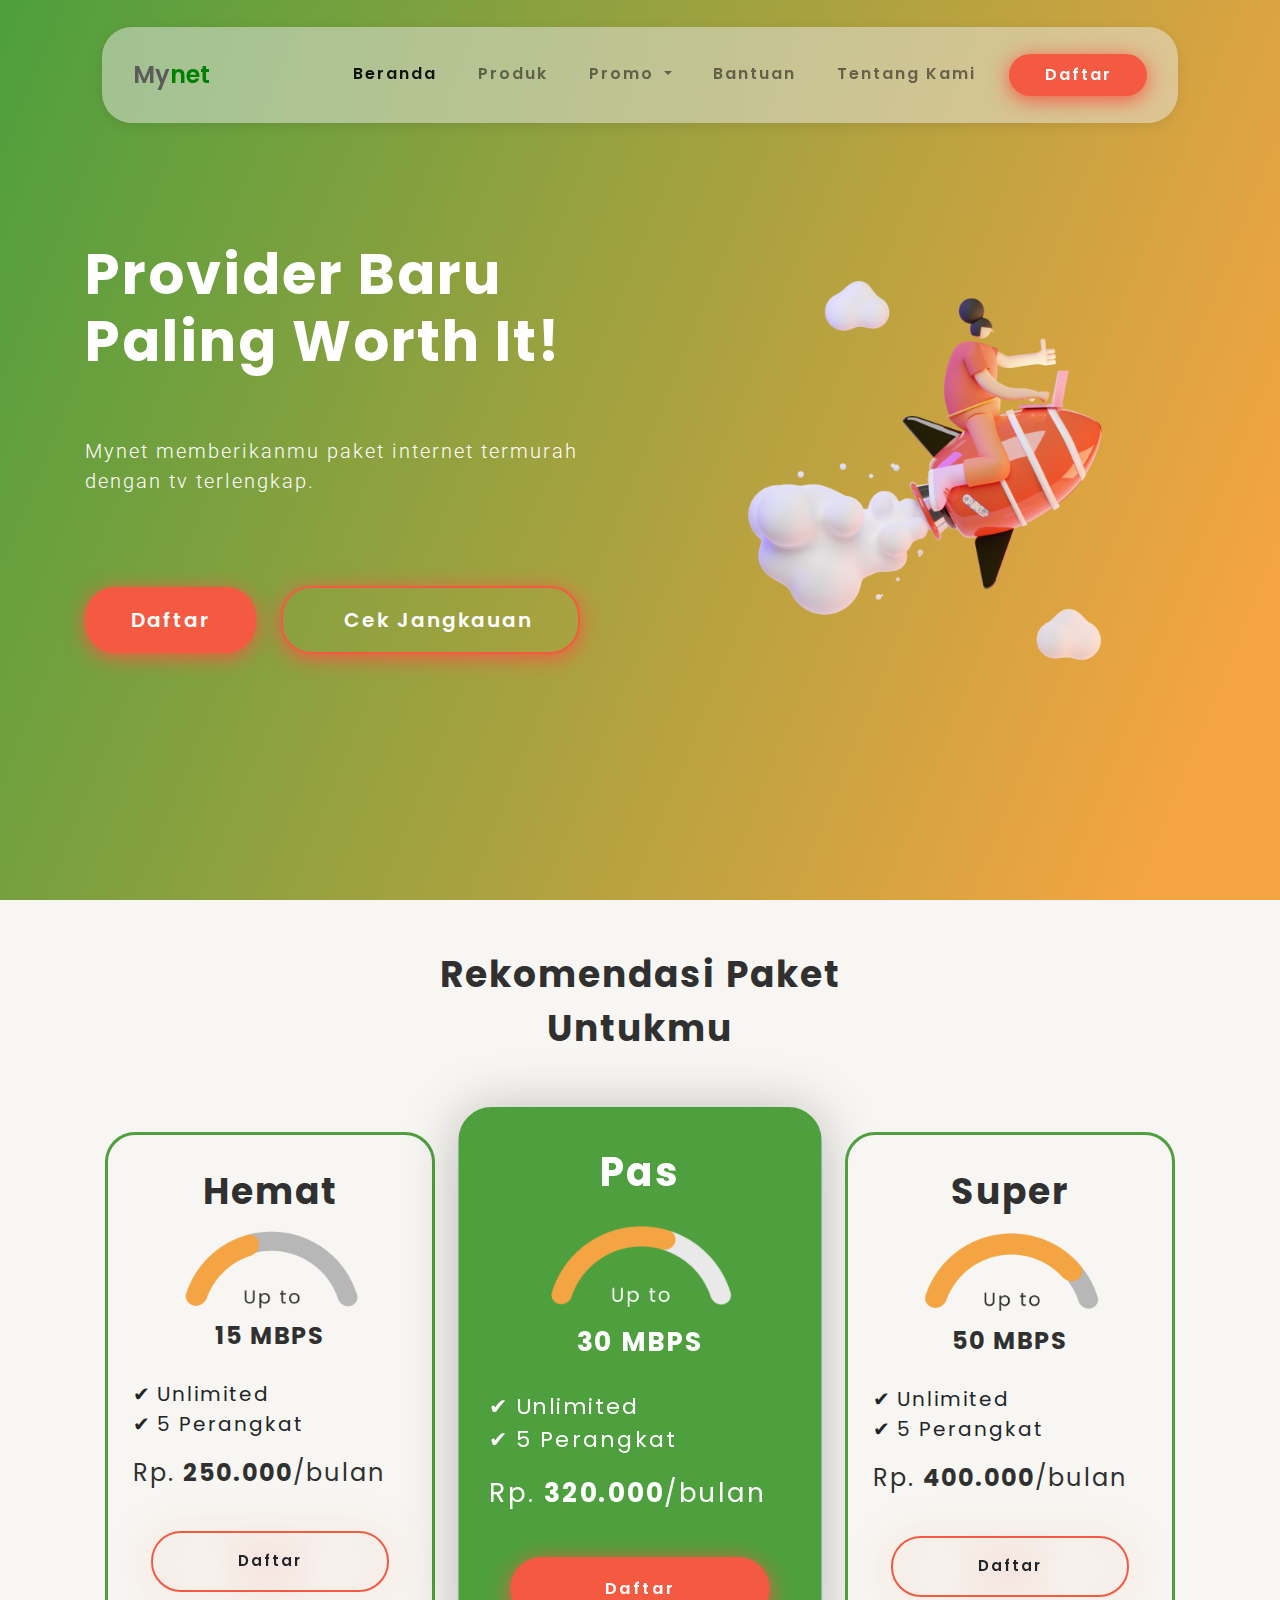
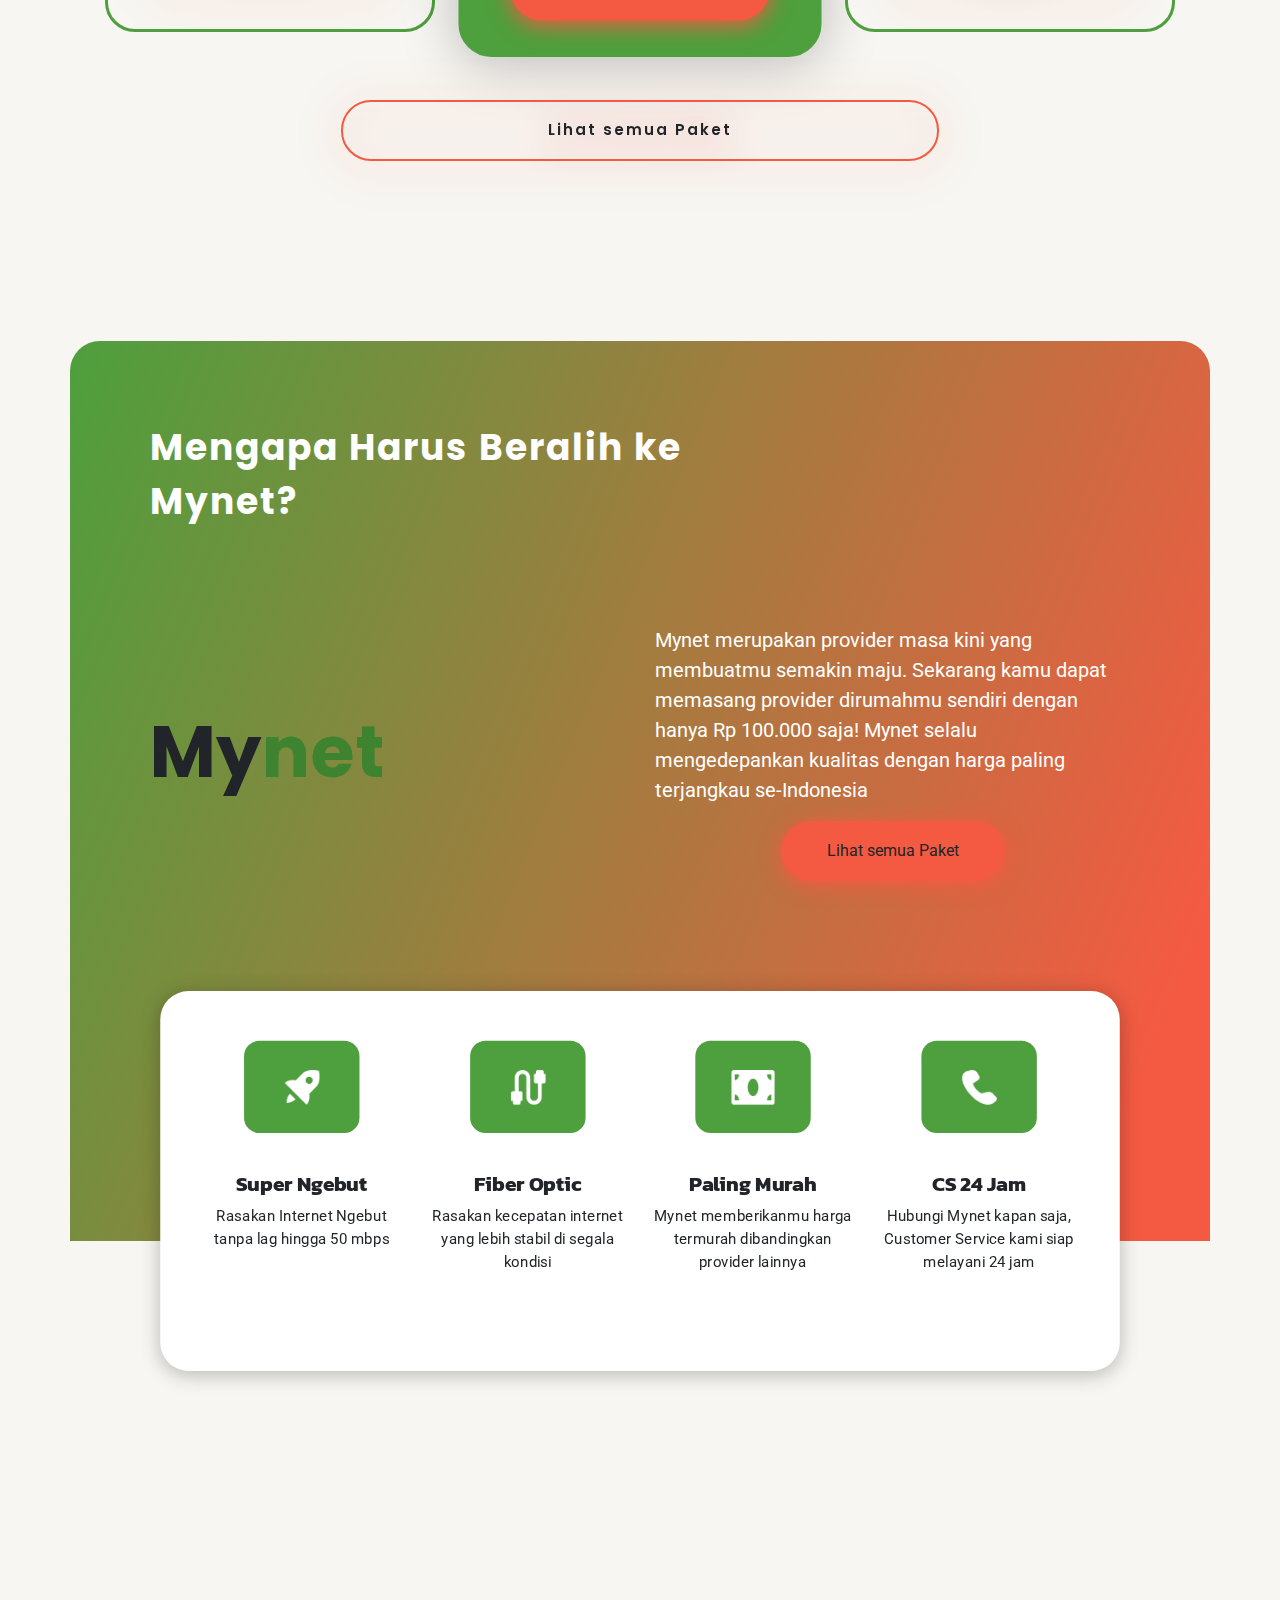
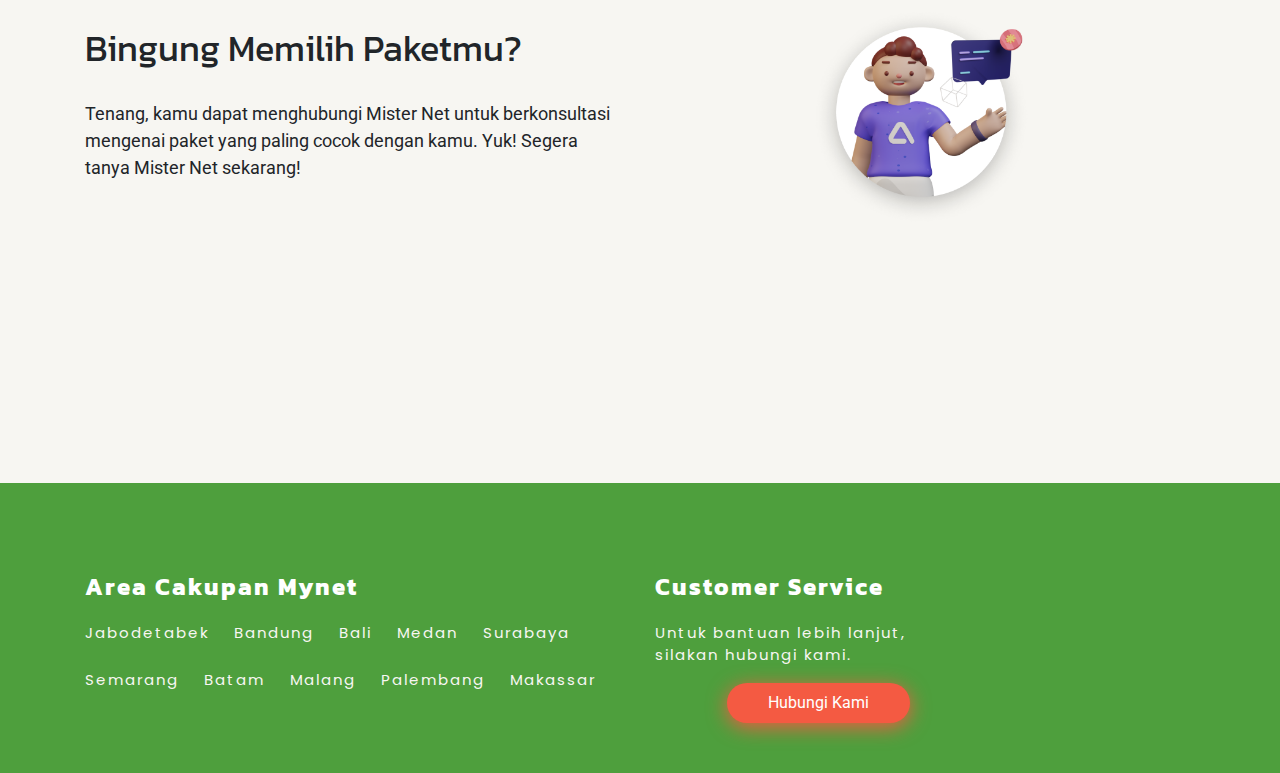
<file: index.html>
<!DOCTYPE html>
<html lang="en">

<head>
  <!-- Required meta tags -->
  <meta charset="utf-8" />
  <meta name="viewport" content="width=device-width, initial-scale=1, shrink-to-fit=no" />

  <!-- Bootstrap CSS -->
  <link rel="stylesheet" href="css/bootstrap.min.css" />

  <!-- My CSS -->
  <link rel="stylesheet" href="css/style.css" class="rel" />
  <link rel="stylesheet" href="css/navbar_animation.css" class="rel" />

  <!-- My fonts -->
  <link href="https://fonts.googleapis.com/css2?family=Poppins:wght@700&display=swap" rel="stylesheet" />
  <link href="https://fonts.googleapis.com/css2?family=Poppins:wght@600&display=swap" rel="stylesheet" />
  <link href="https://fonts.googleapis.com/css2?family=Poppins:wght@400&display=swap" rel="stylesheet" />
  <link href="https://fonts.googleapis.com/css2?family=Roboto&display=swap" rel="stylesheet" />
  <link href="https://fonts.googleapis.com/css2?family=Kanit&family=Poppins:wght@600&display=swap" rel="stylesheet">

  <!-- Font Awesome -->
  <link rel="stylesheet" href="https://pro.fontawesome.com/releases/v5.10.0/css/all.css"
    integrity="sha384-AYmEC3Yw5cVb3ZcuHtOA93w35dYTsvhLPVnYs9eStHfGJvOvKxVfELGroGkvsg+p" crossorigin="anonymous" />

  <title>Mynet</title>
</head>

<body>
  <!-- NAVBAR -->
  <section class="navbar-sec">
    <nav class="navbar navbar-expand-lg fixed-top navbar-light ">
      <div class="container">
        <button class="navbar-toggler text-danger third-button" type="button" data-toggle="collapse"
          data-target="#navbarSupportedContent22" aria-controls="navbarSupportedContent22" aria-expanded="false"
          aria-label="Toggle navigation">
          <div class="animated-icon3"><span></span><span></span><span></span></div>
        </button>
        <a class="navbar-brand" href="#">My</a>
        <div class="collapse navbar-collapse" id="navbarSupportedContent22">
          <ul class="navbar-nav ml-auto">
            <li class="nav-item active">
              <a class="nav-link" href="#">Beranda<span class="sr-only">(current)</span></a>
            </li>
            <li class="nav-item">
              <a class="nav-link" href="#">Produk</a>
            </li>
            <li class="nav-item dropdown">
              <a class="nav-link dropdown-toggle" href="#" id="navbarDropdown" role="button" data-toggle="dropdown"
                aria-expanded="false">Promo </a>
              <div class="dropdown-menu" aria-labelledby="navbarDropdown">
                <a class="dropdown-item" href="#">Bantuan</a>
                <a class="dropdown-item" href="#">Tentang Kami</a>
                <div class="dropdown-divider"></div>
                <a class="dropdown-item" href="#">Something else here</a>
              </div>
            <li class="nav-item">
              <a class="nav-link" href="#">Bantuan</a>
            </li>
            <li class="nav-item">
              <a class="nav-link" href="#">Tentang Kami</a>
            </li>
            </li>
            <li class="nav-item">
              <a href="form.html" type="button" class="btn tombol">Daftar</a>
            </li>
          </ul>
        </div>
      </div>
    </nav>
  </section>

  <!-- Jumbotron -->
  <section id="jumbotron-sec">
    <div class="jumbotron jumbotron-fluid">
      <div class="container">
        <div class="padding-jumbo">
          <div class="row">
            <div class="col-lg-6 align-self-center">
              <h1 class="display-4">Provider Baru Paling Worth It!</h1>
              <p class="lead">Mynet memberikanmu paket internet termurah dengan tv terlengkap.</p>
              <div class="btn-jumbo">
                <a href="form.html" type="button" class=" btn tombol ">Daftar</a>
                <a href="#" type="button" class="btn tombol-transparan"><i class="fas fa-map-marker-alt pr-3"></i>Cek
                  Jangkauan</a>
              </div>
            </div>
            <div class="col-lg-6 ">
              <img src="img/sally1.jpg" alt="gambar-jumbotron" class="img" />
            </div>
          </div>
        </div>
      </div>
    </div>
  </section>

  <!-- home -->
  <div class="container">
    <div class="row text-center justify-content-center mt-5 mb-5">
      <div class="col-lg-5">
        <h1 class="title">Rekomendasi Paket Untukmu</h1>
      </div>
    </div>
  </div>
  <div class="container flex-container" id="Promo">
    <div class="card">
      <div class="header text-center">
        <h1 class="title">Hemat</h1>
        <img src="img/eclipse_speed.png" alt="kecepatan-bar" class="img" />
        <p class="title">15 MBPS</p>
      </div>
      <div class="content">
        <ul class="">
          <li>Unlimited</li>
          <li>5 Perangkat</li>
        </ul>
        <p>250.000</p>
      </div>
      <div class="text-center mt-4 content">
        <a href="form.html?paket=hemat&speed=15&price=250000" type="button" class="btn tombol-transparan">Daftar</a>
      </div>
    </div>
    <div class="card besar">
      <div class="header text-center">
        <h1 class="title">Pas</h1>
        <img src="img/pas.png" alt="kecepatan-bar" class="img" />
        <p class="title">30 MBPS</p>
      </div>
      <div class="content">
        <ul class="">
          <li>Unlimited</li>
          <li>5 Perangkat</li>
        </ul>
        <p>320.000</p>
      </div>
      <div class="text-center content mt-4">
        <a href="form.html?paket=pas&speed=30&price=320000" type="button" class="btn tombol">Daftar</a>
      </div>
    </div>
    <div class="card">
      <div class="header text-center">
        <h1 class="title">Super</h1>
        <img src="img/super.png" alt="kecepatan-bar" class="img" />
        <p class="title">50 MBPS</p>
      </div>
      <div class="content">
        <ul class="">
          <li>Unlimited</li>
          <li>5 Perangkat</li>
        </ul>
        <p>400.000</p>
      </div>
      <div class="text-center content mt-4">
        <a href="form.html?paket=super&speed=50&price=400000" type="button" class="btn tombol-transparan">Daftar</a>
      </div>
    </div>
  </div>
  <div class="container">
    <div class="row mt-5">
      <div class="col-lg">
        <div class="text-center content out">
          <a href="#" type="button" class=" btn tombol-transparan">Lihat semua Paket</a>
        </div>
      </div>
    </div>
  </div>

  <!-- About -->
  <div class="about-bg"></div>
  <div class="about">
    <div class="container flex-container mt-5">
      <div class="row">
        <div class="col-lg-7 pb-5">
          <h1 class="title">Mengapa Harus Beralih ke Mynet?</h1>
        </div>
      </div>
      <div class="row">
        <div class="col-lg-6 align-self-center">
          <h1 class="title-brand ">My</h1>
        </div>
        <div class="col-lg-6">
          <p class="info">Mynet merupakan provider masa kini yang membuatmu semakin maju. Sekarang kamu dapat memasang
            provider
            dirumahmu sendiri dengan hanya Rp 100.000 saja! Mynet selalu mengedepankan kualitas dengan harga paling
            terjangkau se-Indonesia</p>
          <div class="text-center">
            <a href="index.html#Promo" type="button" class=" btn tombol">Lihat semua Paket</a>
          </div>
        </div>
      </div>
      <div class="row">
        <div class="card-about">
          <div class="card-featured text-lg-center">
            <div class="rectangle text-center  ">
              <img src="img/rocket.png" alt="super-ngebut" class="img" />
            </div>
            <h1>Super Ngebut</h1>
            <p>Rasakan Internet Ngebut tanpa lag hingga 50 mbps</p>
          </div>
          <div class="card-featured text-lg-center ">
            <div class="rectangle text-center ">
              <img src="img/fiber.png" alt="super-ngebut" class="img" />
            </div>
            <h1>Fiber Optic</h1>
            <p>Rasakan kecepatan internet yang lebih stabil di segala kondisi </p>
          </div>
          <div class="card-featured text-lg-center">
            <div class="rectangle text-center ">
              <img src="img/money.png" alt="super-ngebut" class="img" />
            </div>
            <h1>Paling Murah</h1>
            <p>Mynet memberikanmu harga termurah dibandingkan provider lainnya</p>
          </div>
          <div class="card-featured text-lg-center">
            <div class="rectangle text-center">
              <img src="img/call.png" alt="super-ngebut" class="img" />
            </div>
            <h1>CS 24 Jam</h1>
            <p>Hubungi Mynet kapan saja, Customer Service kami siap melayani 24 jam</p>
          </div>
        </div>
      </div>
    </div>
  </div>
  <!-- Konsultasi -->
  <div class="konsul">
    <div class="container flex-container">
      <div class="row">
        <div class="col-lg-6 align-self-center ">
          <h1>Bingung Memilih Paketmu?</h1>
          <p>Tenang, kamu dapat menghubungi Mister Net untuk berkonsultasi mengenai paket yang paling cocok dengan
            kamu.
            Yuk! Segera tanya Mister Net sekarang!</p>
        </div>
        <div class="col-lg-6">
          <img src="img/people.png" alt="konsultasi" class="img">
        </div>
      </div>
    </div>
  </div>
  </div>



  <!-- Footer -->
  <footer>
    <div class="container flex-container">
      <div class="row">
        <div class="col-lg-6">
          <h1>Area Cakupan Mynet</h1>
          <div class="card-footers">
            <a href="#">Jabodetabek</a>
            <a href="#">Bandung</a>
            <a href="#">Bali</a>
            <a href="#">Medan</a>
            <a href="#">Surabaya</a>
            <a href="#">Semarang</a>
            <a href="#">Batam</a>
            <a href="#">Malang</a>
            <a href="#">Palembang</a>
            <a href="#">Makassar</a>
          </div>
        </div>
        <div class="col-lg-3">
          <h1>Customer Service</h1>
          <p>Untuk bantuan lebih lanjut, silakan hubungi kami.</p>
          <button class="btn tombol" id="customer-service" >Hubungi Kami</button>
        </div>
      </div>
      <!-- <div class="row title-brand-footer justify-content-center">
        <h1 class="title-brand">My</h1>
      </div> -->
      <!-- <div class="row icon-awesome justify-content-center">
        <a href="https://www.facebook.com/sandro.manullang.90" class=""><i class="fab fa-facebook fa-3x mr-3"></i></a>
        <a href="https://www.linkedin.com/in/sandro-hamonangan-25b0231b3/" class=""><i class="fab fa-linkedin fa-3x mr-3"></i></a>
        <a href="https://www.instagram.com/sandroomanulang/" class=""><i class="fab fa-instagram fa-3x mr-3"></i></a>
        <a href="https://www.facebook.com" class=""><i class="fab fa-whatsapp fa-3x mr-3"></i></a>
        <a href="https://www.facebook.com" class=""><i class="fas fa-envelope fa-3x mr-3"></i></a>
      </div> -->
    </div>
  </footer>

  <script src="js/jquery.slim.min.js"></script>
  <script src="js/bootstrap.bundle.min.js"></script>
  <script src="js/script.js"></script>

</body>

</html>
</file>
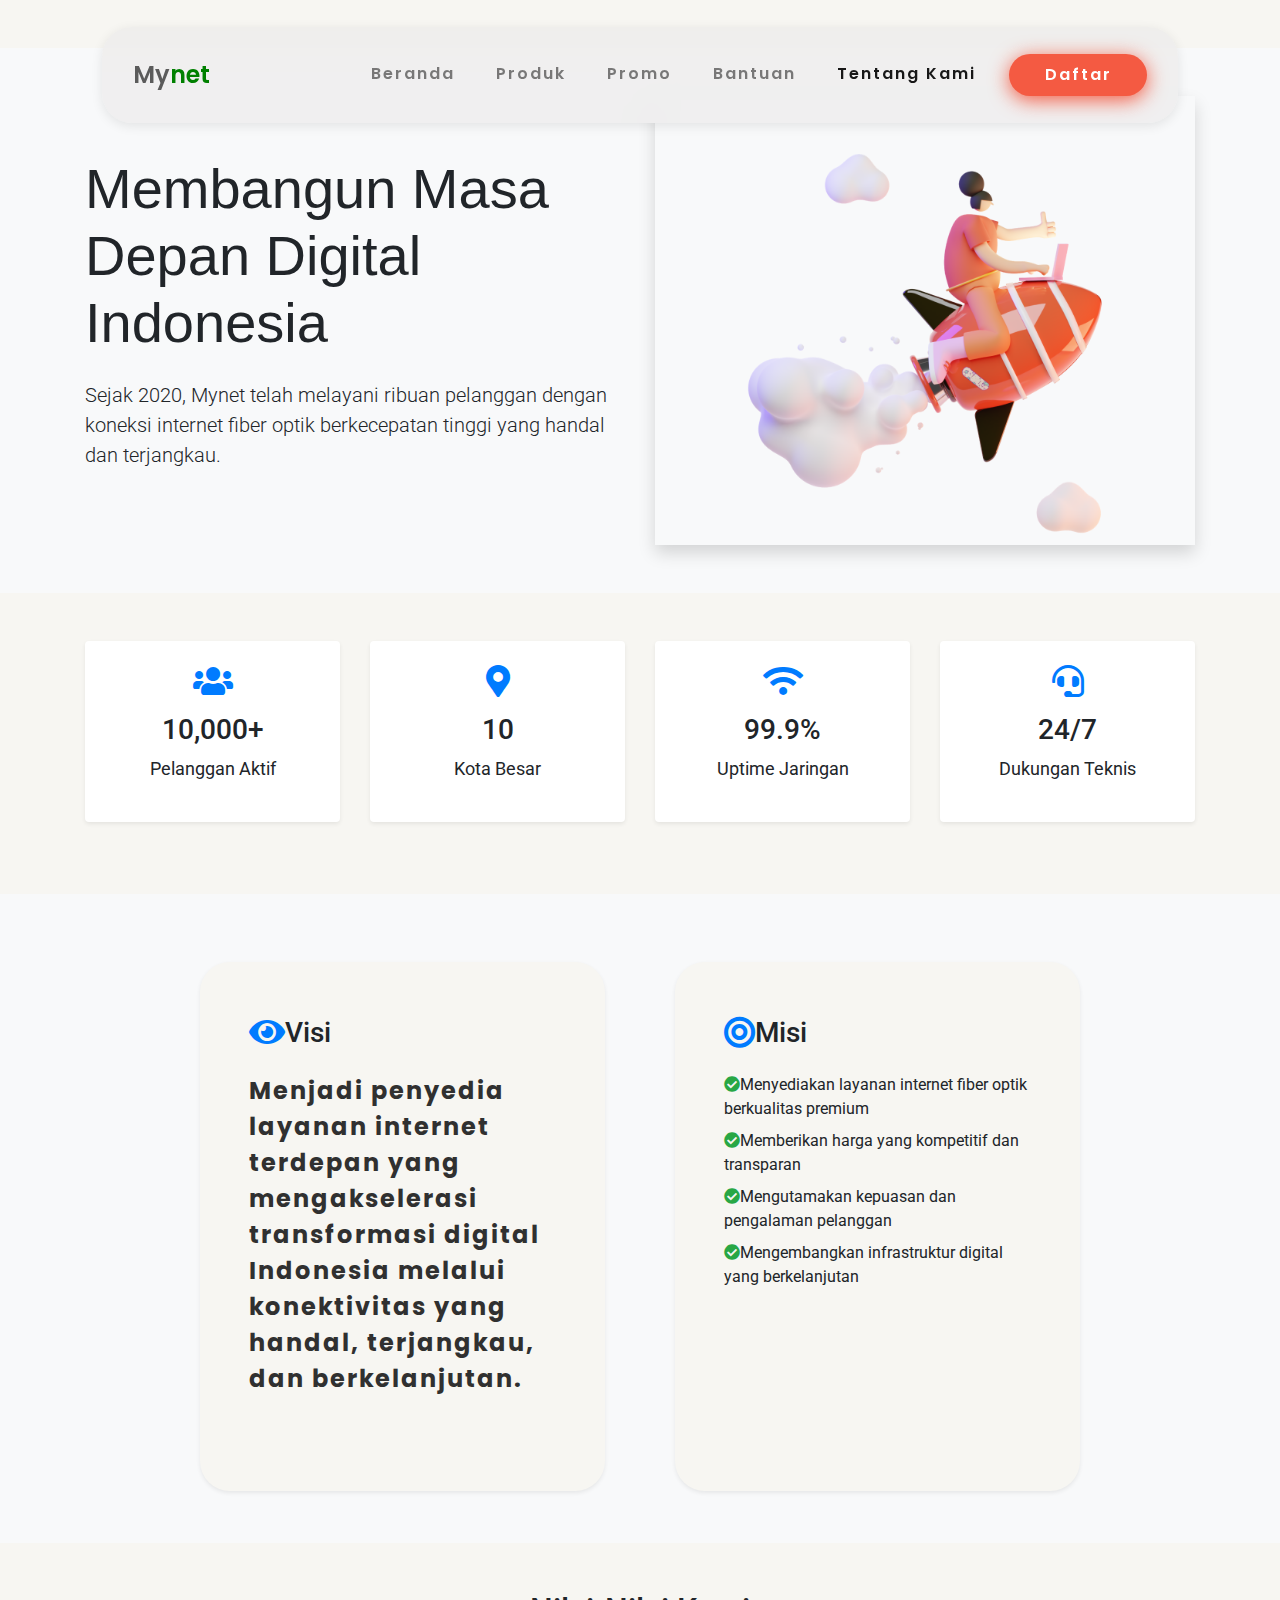
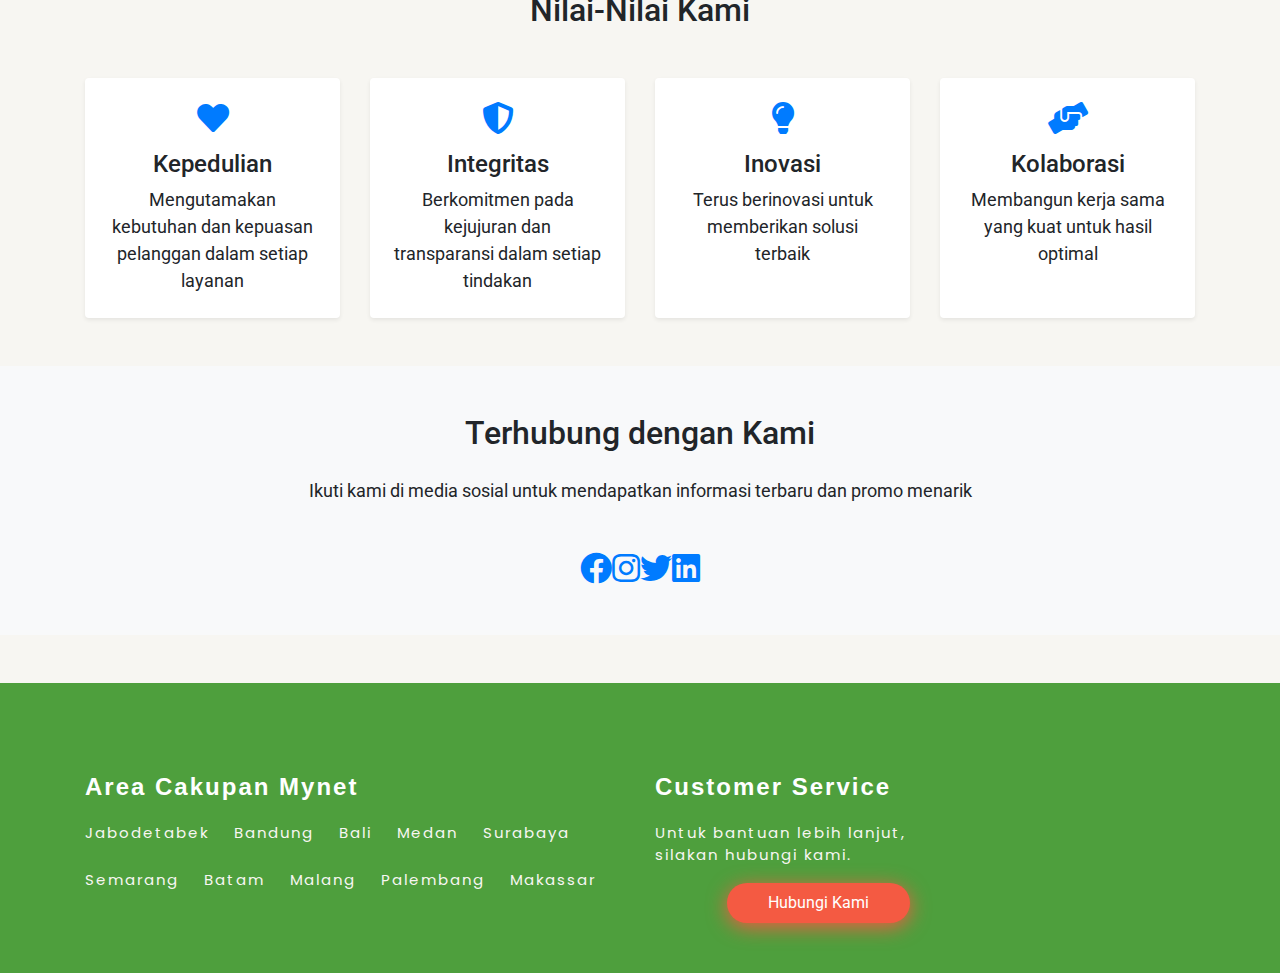
<file: about.html>
<!DOCTYPE html>
<html lang="en">
<head>
  <meta charset="utf-8" />
  <meta name="viewport" content="width=device-width, initial-scale=1, shrink-to-fit=no" />
  <link rel="stylesheet" href="css/bootstrap.min.css" />
  <link rel="stylesheet" href="css/style.css" />
  <link rel="stylesheet" href="css/navbar_animation.css" />
  <link href="https://fonts.googleapis.com/css2?family=Poppins:wght@400;600;700&display=swap" rel="stylesheet" />
  <link href="https://fonts.googleapis.com/css2?family=Roboto&display=swap" rel="stylesheet" />
  <link rel="stylesheet" href="https://pro.fontawesome.com/releases/v5.10.0/css/all.css" />
  <title>Tentang Kami - Mynet</title>
</head>

<body>
  <!-- NAVBAR -->
  <section class="navbar-sec">
    <nav class="navbar navbar-expand-lg fixed-top navbar-light">
      <div class="container">
        <button class="navbar-toggler text-danger third-button" type="button" data-toggle="collapse"
          data-target="#navbarSupportedContent22">
          <div class="animated-icon3"><span></span><span></span><span></span></div>
        </button>
        <a class="navbar-brand" href="index.html">My</a>
        <div class="collapse navbar-collapse" id="navbarSupportedContent22">
          <ul class="navbar-nav ml-auto">
            <li class="nav-item">
              <a class="nav-link" href="index.html">Beranda</a>
            </li>
            <li class="nav-item">
              <a class="nav-link" href="form.html">Produk</a>
            </li>
            <li class="nav-item">
              <a class="nav-link" href="promo.html">Promo</a>
            </li>
            <li class="nav-item">
              <a class="nav-link" href="bantuan.html">Bantuan</a>
            </li>
            <li class="nav-item active">
              <a class="nav-link" href="about.html">Tentang Kami<span class="sr-only">(current)</span></a>
            </li>
            <li class="nav-item">
              <a href="form.html" type="button" class="btn tombol">Daftar</a>
            </li>
          </ul>
        </div>
      </div>
    </nav>
  </section>

  <!-- Hero Section -->
  <section class="hero-about bg-light py-5 mt-5">
    <div class="container">
      <div class="row align-items-center">
        <div class="col-lg-6">
          <h1 class="display-4 fw-bold mb-4">Membangun Masa Depan Digital Indonesia</h1>
          <p class="lead">Sejak 2020, Mynet telah melayani ribuan pelanggan dengan koneksi internet fiber optik berkecepatan tinggi yang handal dan terjangkau.</p>
        </div>
        <div class="col-lg-6">
          <img src="img/sally1.jpg" alt="Mynet Overview" class="img-fluid rounded-3 shadow">
        </div>
      </div>
    </div>
  </section>

  <!-- Stats Section -->
  <section class="stats py-5">
    <div class="container">
      <div class="row text-center">
        <div class="col-md-3 mb-4">
          <div class="stat-card p-4 bg-white rounded shadow-sm">
            <i class="fas fa-users fa-2x text-primary mb-3"></i>
            <h3 class="counter">10,000+</h3>
            <p>Pelanggan Aktif</p>
          </div>
        </div>
        <div class="col-md-3 mb-4">
          <div class="stat-card p-4 bg-white rounded shadow-sm">
            <i class="fas fa-map-marker-alt fa-2x text-primary mb-3"></i>
            <h3 class="counter">10</h3>
            <p>Kota Besar</p>
          </div>
        </div>
        <div class="col-md-3 mb-4">
          <div class="stat-card p-4 bg-white rounded shadow-sm">
            <i class="fas fa-wifi fa-2x text-primary mb-3"></i>
            <h3 class="counter">99.9%</h3>
            <p>Uptime Jaringan</p>
          </div>
        </div>
        <div class="col-md-3 mb-4">
          <div class="stat-card p-4 bg-white rounded shadow-sm">
            <i class="fas fa-headset fa-2x text-primary mb-3"></i>
            <h3>24/7</h3>
            <p>Dukungan Teknis</p>
          </div>
        </div>
      </div>
    </div>
  </section>

  <!-- Vision Mission Section with New Design -->
  <section class="vision-mission py-5 bg-light">
    <div class="container">
      <div class="row justify-content-center">
        <div class="col-lg-10">
          <div class="row">
            <div class="col-md-6 mb-4">
              <div class="card h-100 border-0 shadow-sm">
                <div class="card-body p-4">
                  <div class="d-flex align-items-center mb-4">
                    <i class="fas fa-eye fa-2x text-primary"></i>
                    <h3 class="ms-3 mb-0">Visi</h3>
                  </div>
                  <p class="card-text">Menjadi penyedia layanan internet terdepan yang mengakselerasi transformasi digital Indonesia melalui konektivitas yang handal, terjangkau, dan berkelanjutan.</p>
                </div>
              </div>
            </div>
            <div class="col-md-6 mb-4">
              <div class="card h-100 border-0 shadow-sm">
                <div class="card-body p-4">
                  <div class="d-flex align-items-center mb-4">
                    <i class="fas fa-bullseye fa-2x text-primary"></i>
                    <h3 class="ms-3 mb-0">Misi</h3>
                  </div>
                  <ul class="list-unstyled">
                    <li class="mb-2"><i class="fas fa-check-circle text-success me-2"></i>Menyediakan layanan internet fiber optik berkualitas premium</li>
                    <li class="mb-2"><i class="fas fa-check-circle text-success me-2"></i>Memberikan harga yang kompetitif dan transparan</li>
                    <li class="mb-2"><i class="fas fa-check-circle text-success me-2"></i>Mengutamakan kepuasan dan pengalaman pelanggan</li>
                    <li class="mb-2"><i class="fas fa-check-circle text-success me-2"></i>Mengembangkan infrastruktur digital yang berkelanjutan</li>
                  </ul>
                </div>
              </div>
            </div>
          </div>
        </div>
      </div>
    </div>
  </section>

  <!-- Values Section with Icons -->
  <section class="values py-5">
    <div class="container">
      <h2 class="text-center mb-5">Nilai-Nilai Kami</h2>
      <div class="row g-4">
        <div class="col-md-3">
          <div class="value-card text-center p-4 bg-white rounded shadow-sm h-100">
            <i class="fas fa-heart fa-2x text-primary mb-3"></i>
            <h4>Kepedulian</h4>
            <p class="mb-0">Mengutamakan kebutuhan dan kepuasan pelanggan dalam setiap layanan</p>
          </div>
        </div>
        <div class="col-md-3">
          <div class="value-card text-center p-4 bg-white rounded shadow-sm h-100">
            <i class="fas fa-shield-alt fa-2x text-primary mb-3"></i>
            <h4>Integritas</h4>
            <p class="mb-0">Berkomitmen pada kejujuran dan transparansi dalam setiap tindakan</p>
          </div>
        </div>
        <div class="col-md-3">
          <div class="value-card text-center p-4 bg-white rounded shadow-sm h-100">
            <i class="fas fa-lightbulb fa-2x text-primary mb-3"></i>
            <h4>Inovasi</h4>
            <p class="mb-0">Terus berinovasi untuk memberikan solusi terbaik</p>
          </div>
        </div>
        <div class="col-md-3">
          <div class="value-card text-center p-4 bg-white rounded shadow-sm h-100">
            <i class="fas fa-hands-helping fa-2x text-primary mb-3"></i>
            <h4>Kolaborasi</h4>
            <p class="mb-0">Membangun kerja sama yang kuat untuk hasil optimal</p>
          </div>
        </div>
      </div>
    </div>
  </section>

  <!-- Social Media Section with Modern Design -->
  <section class="social-media py-5 bg-light">
    <div class="container">
      <h2 class="text-center mb-4">Terhubung dengan Kami</h2>
      <p class="text-center mb-5">Ikuti kami di media sosial untuk mendapatkan informasi terbaru dan promo menarik</p>
      <div class="social-icons d-flex justify-content-center gap-4">
        <a href="#" class="social-icon facebook">
          <i class="fab fa-facebook fa-2x"></i>
        </a>
        <a href="#" class="social-icon instagram">
          <i class="fab fa-instagram fa-2x"></i>
        </a>
        <a href="#" class="social-icon twitter">
          <i class="fab fa-twitter fa-2x"></i>
        </a>
        <a href="#" class="social-icon linkedin">
          <i class="fab fa-linkedin fa-2x"></i>
        </a>
      </div>
    </div>
  </section>

  <!-- Footer -->
  <footer class="mt-5">
    <div class="container">
      <div class="row">
        <div class="col-lg-6">
          <h1>Area Cakupan Mynet</h1>
          <div class="card-footers">
            <a href="#">Jabodetabek</a>
            <a href="#">Bandung</a>
            <a href="#">Bali</a>
            <a href="#">Medan</a>
            <a href="#">Surabaya</a>
            <a href="#">Semarang</a>
            <a href="#">Batam</a>
            <a href="#">Malang</a>
            <a href="#">Palembang</a>
            <a href="#">Makassar</a>
          </div>
        </div>
        <div class="col-lg-3">
          <h1>Customer Service</h1>
          <p>Untuk bantuan lebih lanjut, silakan hubungi kami.</p>
          <button class="btn tombol" id="customer-service">Hubungi Kami</button>
        </div>
      </div>
    </div>
  </footer>

  <script src="js/jquery.slim.min.js"></script>
  <script src="js/bootstrap.bundle.min.js"></script>
  <script src="js/script.js"></script>
</body>
</html>
</file>
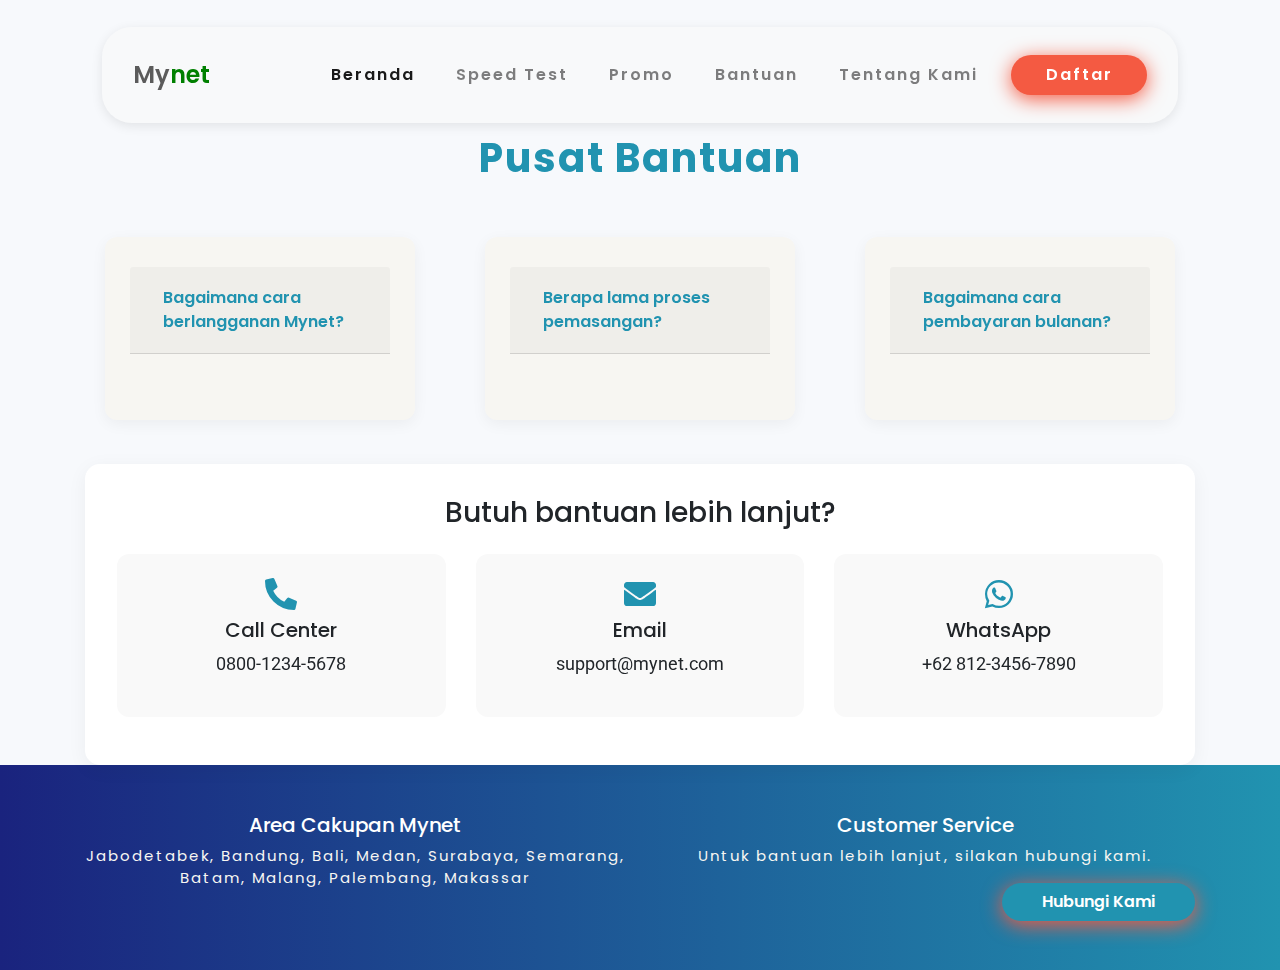
<file: bantuan.html>
<!DOCTYPE html>
<html lang="id">
  <head>
    <meta charset="utf-8" />
    <meta
      name="viewport"
      content="width=device-width, initial-scale=1, shrink-to-fit=no" />
    <title>Bantuan - Mynet</title>

    <!-- Fonts & Icons -->
    <link
      href="https://fonts.googleapis.com/css2?family=Poppins:wght@400;600;700&display=swap"
      rel="stylesheet" />
    <link
      href="https://fonts.googleapis.com/css2?family=Roboto&display=swap"
      rel="stylesheet" />
    <link
      rel="stylesheet"
      href="https://pro.fontawesome.com/releases/v5.10.0/css/all.css"
      crossorigin="anonymous" />
    <link href="https://unpkg.com/aos@2.3.1/dist/aos.css" rel="stylesheet" />

    <!-- Stylesheets -->
    <link rel="stylesheet" href="css/bootstrap.min.css" />
    <link rel="stylesheet" href="css/style.css" />
    <link rel="stylesheet" href="css/navbar_animation.css" />

    <style>
      body {
        font-family: "Poppins", sans-serif;
        background: #f7f9fc;
      }
      .title {
        font-size: 2.5rem;
        font-weight: 700;
        color: #2193b0;
        margin-bottom: 2rem;
        text-align: center;
      }
      .accordion .card {
        border: none;
        margin-bottom: 1rem;
        border-radius: 12px;
        box-shadow: 0 4px 15px rgba(0, 0, 0, 0.05);
        transition: 0.3s ease;
      }
      .accordion .btn-link {
        color: #2193b0;
        font-weight: 600;
        text-decoration: none;
        width: 100%;
        text-align: left;
      }
      .accordion .card-body {
        font-size: 0.9rem;
        justify-content: space-between;
        display: flex;
        color: #444;
      }
      .contact-section {
        background: #fff;
        border-radius: 15px;
        padding: 2rem;
        margin-top: 3rem;
        box-shadow: 0 4px 20px rgba(0, 0, 0, 0.05);
      }
      .contact-card {
        background: #f9f9f9;
        border-radius: 12px;
        padding: 1.5rem;
        text-align: center;
        transition: 0.3s;
      }
      .contact-card:hover {
        background: #e3f2fd;
      }
      .contact-card i {
        color: #2193b0;
        margin-bottom: 0.5rem;
      }
      footer {
        background: linear-gradient(to right, #1a237e, #2193b0);
        padding: 3rem 0;
        color: #fff;
      }
      .tombol {
        background: #2193b0;
        color: #fff;
        border: none;
        padding: 10px 25px;
        border-radius: 25px;
        font-weight: 600;
        transition: 0.3s ease;
      }
      .tombol:hover {
        background: #176179;
      }
      h2{
      margin-top: 35px;
      }
    </style>
  </head>

  <body>
    <!-- Navbar -->
    <nav class="navbar navbar-expand-lg navbar-light bg-light fixed-top">
      <div class="container">
        <a class="navbar-brand" href="index.html">My</a>
        <button
          class="navbar-toggler"
          type="button"
          data-toggle="collapse"
          data-target="#navbarNav">
          <span class="navbar-toggler-icon"></span>
        </button>
        <div class="collapse navbar-collapse" id="navbarNav">
          <ul class="navbar-nav ml-auto">
            <li class="nav-item active">
              <a class="nav-link" href="index.html">Beranda</a>
            </li>
            <li class="nav-item">
              <a class="nav-link" href="Test_konneksi.html">Speed Test</a>
            </li>
            <li class="nav-item">
              <a class="nav-link" href="promo.html">Promo</a>
            </li>
            <li class="nav-item">
              <a class="nav-link" href="bantuan.html">Bantuan</a>
            </li>
            <li class="nav-item">
              <a class="nav-link" href="about.html">Tentang Kami</a>
            </li>
            <li class="nav-item">
              <a class="btn tombol" href="form.html">Daftar</a>
            </li>
          </ul>
        </div>
      </div>
    </nav>

    <!-- Help Section -->
    <div class="container mt-5 pt-5">
      <h2 class="title" data-aos="fade-down">Pusat Bantuan</h2>
      <div class="accordion row" id="faqAccordion">
        <div class="col-md-4 mb-3" data-aos="fade-up">
          <div class="card h-100">
            <div class="card-header">
              <button class="btn btn-link collapsed" data-toggle="collapse" data-target="#collapse1">
                Bagaimana cara berlangganan Mynet?
              </button>
            </div>
            <div id="collapse1" class="collapse" data-parent="#faqAccordion">
              <div class="card-body">
                <ol>
                  <li>Klik tombol "Daftar" di menu navigasi</li>
                  <li>Pilih paket yang sesuai dengan kebutuhan Anda</li>
                  <li>Isi formulir pendaftaran dengan lengkap</li>
                  <li>Tim kami akan menghubungi Anda dalam 24 jam</li>
                  <li>Setelah konfirmasi, tim teknisi akan datang untuk pemasangan</li>
                </ol>
              </div>
            </div>
          </div>
        </div>
        <div class="col-md-4 mb-3" data-aos="fade-up">
          <div class="card h-100">
            <div class="card-header">
              <button class="btn btn-link collapsed" data-toggle="collapse" data-target="#collapse2">
                Berapa lama proses pemasangan?
              </button>
            </div>
            <div id="collapse2" class="collapse" data-parent="#faqAccordion">
              <div class="card-body">
                Proses pemasangan biasanya memakan waktu 2-3 hari kerja setelah konfirmasi area coverage dan pembayaran.
              </div>
            </div>
          </div>
        </div>
        <div class="col-md-4 mb-3" data-aos="fade-up">
          <div class="card h-100">
            <div class="card-header">
              <button class="btn btn-link collapsed" data-toggle="collapse" data-target="#collapse3">
                Bagaimana cara pembayaran bulanan?
              </button>
            </div>
            <div id="collapse3" class="collapse" data-parent="#faqAccordion">
              <div class="card-body">
                <ul>
                  <li>Transfer bank</li>
                  <li>E-wallet (OVO, GoPay, DANA)</li>
                  <li>Kartu kredit</li>
                  <li>Mini market</li>
                </ul>
              </div>
            </div>
          </div>
        </div>
      </div>

      <!-- Contact Section -->
      <div class="contact-section" data-aos="fade-up">
        <h3 class="text-center mb-4">Butuh bantuan lebih lanjut?</h3>
        <div class="row">
          <div class="col-md-4 mb-3">
            <div class="contact-card">
              <i class="fas fa-phone-alt fa-2x"></i>
              <h5>Call Center</h5>
              <p>0800-1234-5678</p>
            </div>
          </div>
          <div class="col-md-4 mb-3">
            <div class="contact-card">
              <i class="fas fa-envelope fa-2x"></i>
              <h5>Email</h5>
              <p>support@mynet.com</p>
            </div>
          </div>
          <div class="col-md-4 mb-3">
            <div class="contact-card">
              <i class="fab fa-whatsapp fa-2x"></i>
              <h5>WhatsApp</h5>
              <p>+62 812-3456-7890</p>
            </div>
          </div>
        </div>
      </div>
    </div>

    <!-- Footer -->
    <footer class="text-center">
      <div class="container">
        <div class="row">
          <div class="col-lg-6 mb-3">
            <h5>Area Cakupan Mynet</h5>
            <p>
              Jabodetabek, Bandung, Bali, Medan, Surabaya, Semarang, Batam,
              Malang, Palembang, Makassar
            </p>
          </div>
          <div class="col-lg-6">
            <h5>Customer Service</h5>
            <p>Untuk bantuan lebih lanjut, silakan hubungi kami.</p>
            <button class="btn tombol">Hubungi Kami</button>
          </div>
        </div>
      </div>
    </footer>

    <!-- JS Scripts -->
    <script src="js/jquery.slim.min.js"></script>
    <script src="js/bootstrap.bundle.min.js"></script>
    <script src="https://unpkg.com/aos@2.3.1/dist/aos.js"></script>
    <script>
      AOS.init({ duration: 800, once: true });
    </script>
  </body>
</html>
</file>
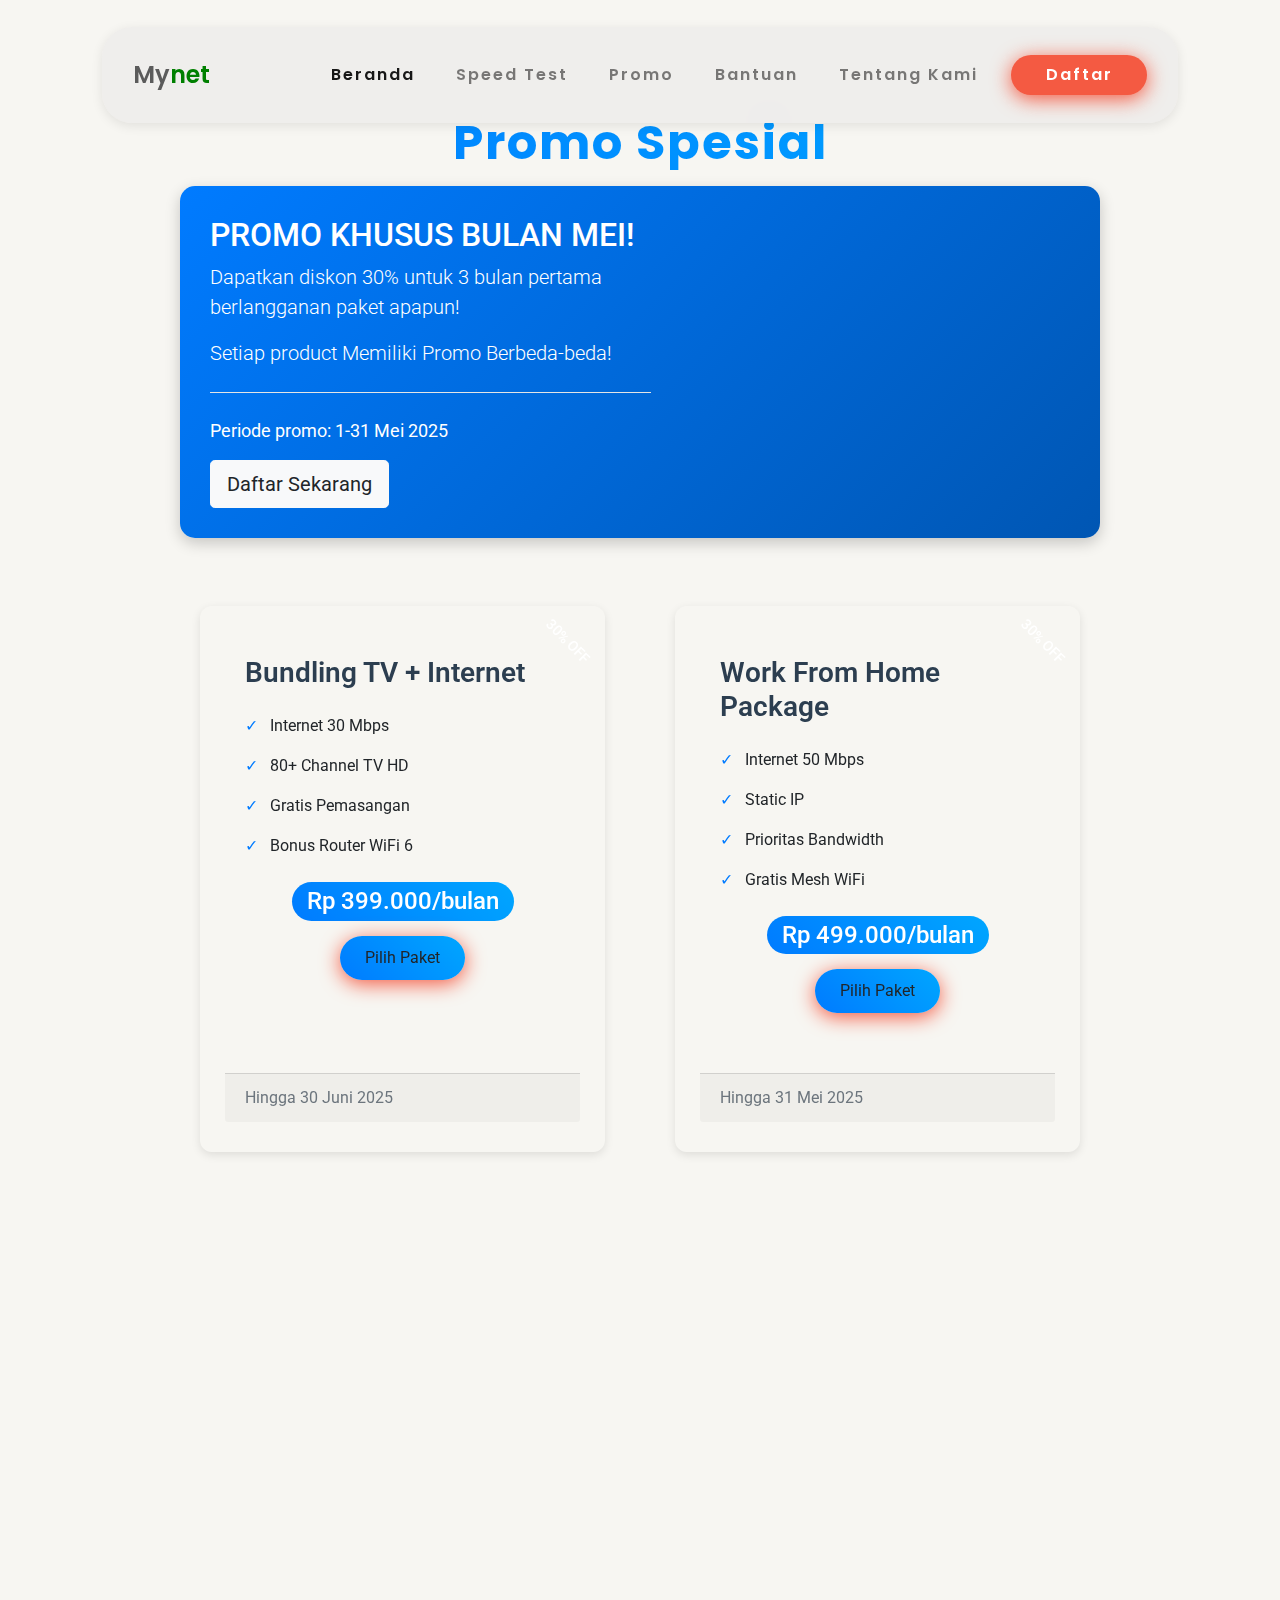
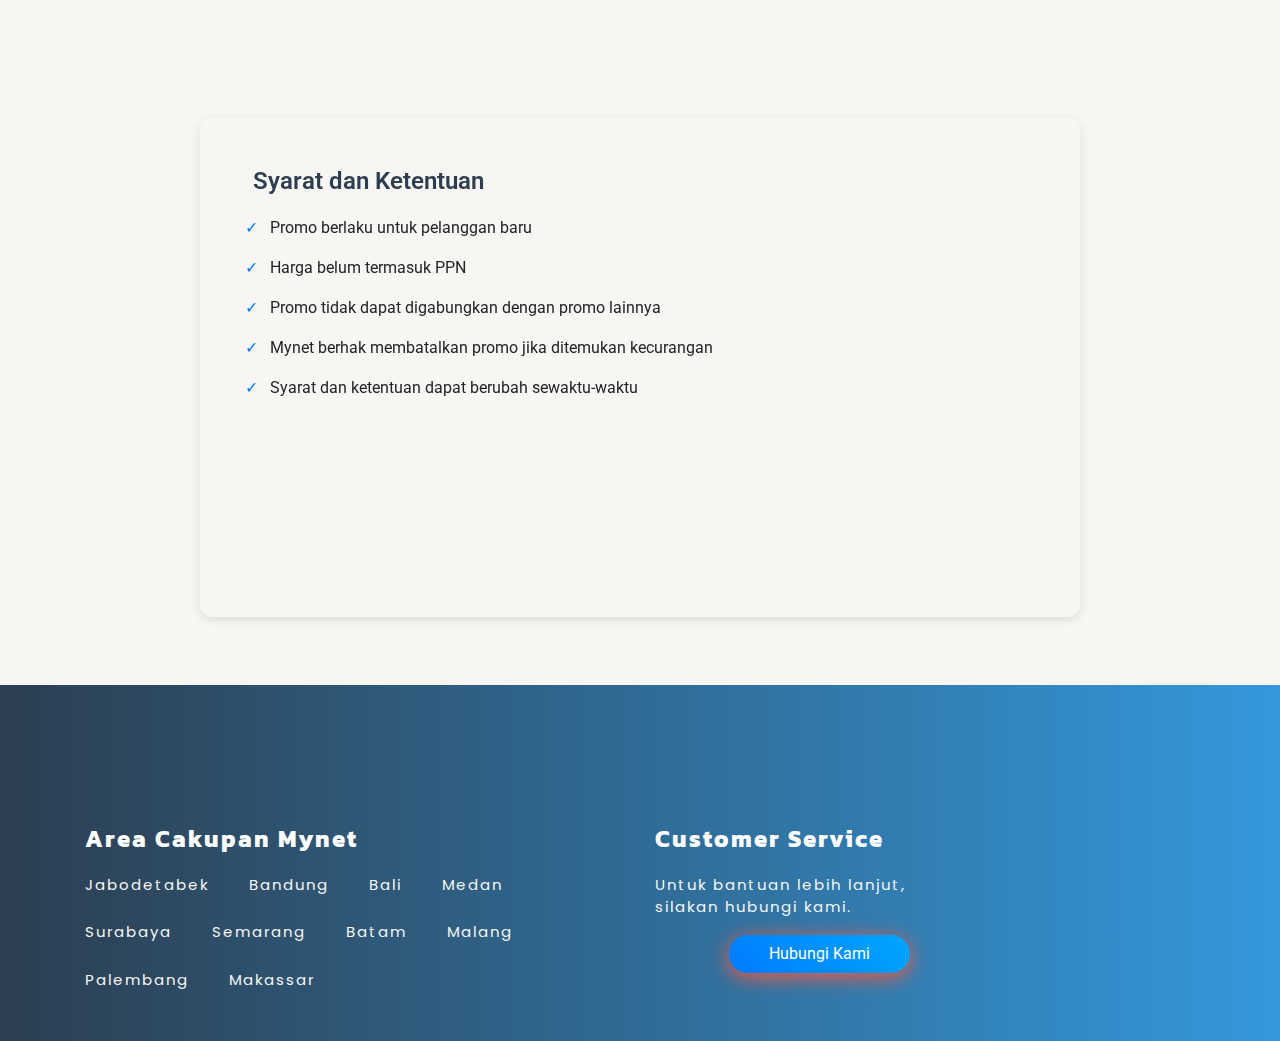
<file: promo.html>
<!DOCTYPE html>
<html lang="en">

<head>
  <!-- Required meta tags -->
  <meta charset="utf-8" />
  <meta name="viewport" content="width=device-width, initial-scale=1, shrink-to-fit=no" />

  <!-- Bootstrap CSS -->
  <link rel="stylesheet" href="css/bootstrap.min.css" />

  <!-- My CSS -->
  <link rel="stylesheet" href="css/style.css" class="rel" />
  <link rel="stylesheet" href="css/navbar_animation.css" class="rel" />

  <!-- My fonts -->
  <link href="https://fonts.googleapis.com/css2?family=Poppins:wght@700&display=swap" rel="stylesheet" />
  <link href="https://fonts.googleapis.com/css2?family=Poppins:wght@600&display=swap" rel="stylesheet" />
  <link href="https://fonts.googleapis.com/css2?family=Poppins:wght@400&display=swap" rel="stylesheet" />
  <link href="https://fonts.googleapis.com/css2?family=Roboto&display=swap" rel="stylesheet" />
  <link href="https://fonts.googleapis.com/css2?family=Kanit&family=Poppins:wght@600&display=swap" rel="stylesheet">

  <!-- Font Awesome -->
  <link rel="stylesheet" href="https://pro.fontawesome.com/releases/v5.10.0/css/all.css"
    integrity="sha384-AYmEC3Yw5cVb3ZcuHtOA93w35dYTsvhLPVnYs9eStHfGJvOvKxVfELGroGkvsg+p" crossorigin="anonymous" />
  <!-- Animate.css -->
  <link rel="stylesheet" href="https://cdnjs.cloudflare.com/ajax/libs/animate.css/4.1.1/animate.min.css" />

  <!-- AOS Library -->
  <link href="https://unpkg.com/aos@2.3.1/dist/aos.css" rel="stylesheet">

  <style>
    .jumbotron1 {
      border-radius: 15px;
      box-shadow: 0 5px 15px rgba(0, 0, 0, 0.2);
      background: linear-gradient(135deg, #007bff, #0056b3);
      width: auto;
      height: auto; 
      justify-self: unset;
      margin: auto;
      padding: 30px;
      display: flex; 
      overflow: hidden;
      position: relative;
    }

    .card {
      transition: transform 0.3s ease, box-shadow 0.3s ease;
      border-radius: 12px;
      overflow: hidden;
      border: none;
      box-shadow: 0 3px 10px rgba(0, 0, 0, 0.1);
    }

    .card:hover {
      transform: translateY(-5px);
      box-shadow: 0 5px 20px rgba(0, 0, 0, 0.15);
    }

    .card-title {
      color: #2c3e50;
      font-weight: 600;
    }

    .tombol {
      background: linear-gradient(45deg, #007bff, #00a6ff);
      border: none;
      padding: 10px 25px;
      border-radius: 25px;
      transition: all 0.3s ease;
    }

    .tombol:hover {
      transform: scale(1.05);
      box-shadow: 0 5px 15px rgba(0, 123, 255, 0.4);
    }

    .title {
      font-size: 3rem;
      background: linear-gradient(45deg, #007bff, #00a6ff);
      -webkit-background-clip: text;
      -webkit-text-fill-color: transparent;
      margin-bottom: 2rem;
    }

    .card-body ul {
      list-style: none;
      padding-left: 0;
    }

    .card-body ul li {
      padding: 8px 0;
      position: relative;
      padding-left: 25px;
    }

    .card-body ul li:before {
      content: "✓";
      color: #007bff;
      position: absolute;
      left: 0;
    }

    .price-tag {
      background: linear-gradient(45deg, #007bff, #00a6ff);
      color: white;
      padding: 5px 15px;
      border-radius: 20px;
      display: inline-block;
      margin-bottom: 15px;
    }

    footer {
      background: linear-gradient(to right, #2c3e50, #3498db);
      color: white;
      padding: 50px 0;
      margin-top: 100px;
    }

    .card-footers a {
      color: rgba(255, 255, 255, 0.8);
      transition: color 0.3s ease;
      margin-right: 15px;
      text-decoration: none;
    }

    .card-footers a:hover {
      color: white;
    }
    h1{
    margin-top: 20px;
    }
    .promo-badge {
      position: absolute;
      top: 20px;
      right: -30px;
      background: var(--accent-color);
      color: white;
      padding: 5px 40px;
      transform: rotate(45deg);
      font-size: 0.9rem;
      font-weight: 500;
    }
  </style>

  <title>Mynet</title>
</head>

<body>
  <!-- NAVBAR -->
  <section class="navbar-sec">
    <nav class="navbar navbar-expand-lg fixed-top navbar-light ">
      <div class="container">
        <button class="navbar-toggler text-danger third-button" type="button" data-toggle="collapse"
          data-target="#navbarSupportedContent22" aria-controls="navbarSupportedContent22" aria-expanded="false"
          aria-label="Toggle navigation">
          <div class="animated-icon3"><span></span><span></span><span></span></div>
        </button>
        <a class="navbar-brand" href="#">My</a>
        <div class="collapse navbar-collapse" id="navbarSupportedContent22">
          <ul class="navbar-nav ml-auto">
            <li class="nav-item active">
              <a class="nav-link" href="index.html">Beranda<span class="sr-only">(current)</span></a>
            </li>
            <li class="nav-item">
              <a class="nav-link" href="Test_konneksi.html">Speed Test</a>
            </li>
            <li class="nav-item dropdown">
              <a class="nav-link" href="promo.html" id="navbarDropdown" role="button" data-toggle="dropdown"
                aria-expanded="false">Promo</a>
              <!-- <div class="dropdown-menu" aria-labelledby="navbarDropdown">
                <a class="dropdown-item" href="">Bantuan</a>
                <a class="dropdown-item" href="about.html">Tentang Kami</a>
                <div class="dropdown-divider"></div>
                <a class="dropdown-item" href="#">Comming soon!</a>
              </div> -->
            <li class="nav-item">
              <a class="nav-link" href="bantuan.html">Bantuan</a>
            </li>
            <li class="nav-item">
              <a class="nav-link" href="about.html">Tentang Kami</a>
            </li>
            </li>
            <li class="nav-item">
              <a href="form.html" type="button" class="btn tombol">Daftar</a>
            </li>
          </ul>
        </div>
      </div>
    </nav>
  </section>

  <!-- Promo Content -->
  <div class="container mt-5 pt-5">
    <div class="row justify-content-center">
      <div class="col-lg-10">
        <h1 class="title text-center mb-3 animate__animated animate__fadeIn">Promo Spesial</h1>
        <!-- Featured Promo -->
        <div class="jumbotron1 text-white mb-5 animate__animated animate__fadeInUp">
          <div class="row align-items-center">
            <div class="col-md-8">
              <h2>PROMO KHUSUS BULAN MEI!</h2>
              <p class="lead">Dapatkan diskon 30% untuk 3 bulan pertama berlangganan paket apapun!</p>
              <p class="lead">Setiap product Memiliki Promo Berbeda-beda!</p>
              <hr class="my-4 bg-white">
              <p>Periode promo: 1-31 Mei 2025</p>
              <a href="form.html" class="btn btn-light btn-lg">Daftar Sekarang</a>
            </div>
            <div class="col-md-4 text-center">
              <i class="fas fa-gift fa-6x"></i>
            </div>
          </div>
        </div>

        <!-- Promo Cards -->
        <div class="row">
          <!-- Promo Card 1 -->
          <div class="col-md-6 mb-4" data-aos="fade-up">
            <div class="card h-100">
              <div class="promo-badge">30% OFF</div>
              <div class="card-body">
                <h3 class="card-title">Bundling TV + Internet</h3>
                <p class="card-text">
                  <ul>
                    <li>Internet 30 Mbps</li>
                    <li>80+ Channel TV HD</li>
                    <li>Gratis Pemasangan</li>
                    <li>Bonus Router WiFi 6</li>
                  </ul>
                </p>
                <div class="text-center">
                  <div class="price-tag">
                    <h4 class="mb-0">Rp 399.000/bulan</h4>
                  </div>
                  <a href="form.html?paket=bundle&speed=30&price=399000" class="btn tombol">Pilih Paket</a>
                </div>
              </div>
              <div class="card-footer text-muted">
                Hingga 30 Juni 2025
              </div>
            </div>
          </div>

          <!-- Promo Card 2 -->
          <div class="col-md-6 mb-4" data-aos="fade-up" data-aos-delay="100">
            <div class="card h-100">
              <div class="card-body">
                <div class="promo-badge">30% OFF</div>
                <h3 class="card-title">Work From Home Package</h3>
                <p class="card-text">
                  <ul>
                    <li>Internet 50 Mbps</li>
                    <li>Static IP</li>
                    <li>Prioritas Bandwidth</li>
                    <li>Gratis Mesh WiFi</li>
                  </ul>
                </p>
                <div class="text-center">
                  <div class="price-tag">
                    <h4 class="mb-0">Rp 499.000/bulan</h4>
                  </div>
                  <a href="form.html?paket=wfh&speed=50&price=499000" class="btn tombol">Pilih Paket</a>
                </div>
              </div>
              <div class="card-footer text-muted">
                Hingga 31 Mei 2025
              </div>
            </div>
          </div>

          <!-- Promo Card 3 -->
          <div class="col-md-6 mb-4" data-aos="fade-up" data-aos-delay="200">
            <div class="card h-100">
              <div class="card-body">
                <div class="promo-badge">25% OFF</div>
                <h3 class="card-title">Gaming Package</h3>
                <p class="card-text">
                  <ul>
                    <li>Internet 100 Mbps</li>
                    <li>Low Latency</li>
                    <li>Optimized Gaming Route</li>
                    <li>24/7 Priority Support</li>
                  </ul>
                </p>
                <div class="text-center">
                  <div class="price-tag">
                    <h4 class="mb-0">Rp 699.000/bulan</h4>
                  </div>
                  <a href="form.html?paket=gaming&speed=100&price=699000" class="btn tombol">Pilih Paket</a>
                </div>
              </div>
              <div class="card-footer text-muted">
                Hingga 31 Mei 2025
              </div>
            </div>
          </div>

          <!-- Promo Card 4 -->
          <div class="col-md-6 mb-4" data-aos="fade-up" data-aos-delay="300">
            <div class="card h-100">
              <div class="card-body">
                <div class="promo-badge">20% OFF</div>
                <h3 class="card-title">Student Package</h3>
                <p class="card-text">
                  <ul>
                    <li>Internet 30 Mbps</li>
                    <li>Unlimited Quota</li>
                    <li>Free Education Apps</li>
                    <li>Diskon 20% dengan Kartu Pelajar</li>
                  </ul>
                </p>
                <div class="text-center">
                  <div class="price-tag">
                    <h4 class="mb-0">Rp 299.000/bulan</h4>
                  </div>
                  <a href="form.html?paket=student&speed=30&price=299000" class="btn tombol">Pilih Paket</a>
                </div>
              </div>
              <div class="card-footer text-muted">
                Hingga 31 Juli 2025
              </div>
            </div>
          </div>
        </div>

        <!-- Terms and Conditions -->
        <div class="card mt-4">
          <div class="card-body">
            <h4 class="card-title"><i class="fas fa-info-circle mr-2"></i>Syarat dan Ketentuan</h4>
            <ul class="card-text">
              <li>Promo berlaku untuk pelanggan baru</li>
              <li>Harga belum termasuk PPN</li>
              <li>Promo tidak dapat digabungkan dengan promo lainnya</li>
              <li>Mynet berhak membatalkan promo jika ditemukan kecurangan</li>
              <li>Syarat dan ketentuan dapat berubah sewaktu-waktu</li>
            </ul>
          </div>
        </div>
      </div>
    </div>
  </div>

  <!-- Footer -->
  <footer class="mt-5">
    <div class="container">
      <div class="row">
        <div class="col-lg-6">
          <h1>Area Cakupan Mynet</h1>
          <div class="card-footers">
            <a href="#">Jabodetabek</a>
            <a href="#">Bandung</a>
            <a href="#">Bali</a>
            <a href="#">Medan</a>
            <a href="#">Surabaya</a>
            <a href="#">Semarang</a>
            <a href="#">Batam</a>
            <a href="#">Malang</a>
            <a href="#">Palembang</a>
            <a href="#">Makassar</a>
          </div>
        </div>
        <div class="col-lg-3">
          <h1>Customer Service</h1>
          <p>Untuk bantuan lebih lanjut, silakan hubungi kami.</p>
          <button class="btn tombol" id="customer-service">Hubungi Kami</button>
        </div>
      </div>
    </div>
  </footer>

  <script src="js/jquery.slim.min.js"></script>
  <script src="js/bootstrap.bundle.min.js"></script>
  <script src="js/script.js"></script>
  <script src="https://unpkg.com/aos@2.3.1/dist/aos.js"></script>
  <script>
    AOS.init({
      duration: 800,
      once: true
    });
  </script>
</body>

</html>
</file>
<file: css/style.css>
/* Navbar */
body {
  background-color: #f7f6f2;
  overflow-x: hidden;
}

/* Description */

.about {
  margin-top: 180px;
}

.about .flex-container {
  flex-direction: column;
  padding: 5rem;
  background: linear-gradient(111.95deg, #4e9f3d 0.36%, #f45a42 91.13%);
  background-repeat: no-repeat;
  background-size: auto 900px;
  border-radius: 30px;
}

.title-brand {
  font-size: 72px;
  font-family: "Poppins", sans-serif;
  font-weight: 700;
  margin: auto;
  display: block;
}

.title-brand::after {
  content: "net";
  color: #3d8330;
}

.about .title {
  color: #ffffff;
  margin-bottom: 3rem;
}

.about .info {
  color: #ffffff;
  font-family: "Roboto", sans-serif;
  font-weight: 400;
  font-size: 20px;
}

.card-about {
  margin-top: 100px;
  padding: 30px;
  background-color: #ffffff;
  box-shadow: 0px 4px 20px rgba(0, 0, 0, 0.25);
  border-radius: 30px;
  display: flex;
  overflow: hidden;
  transform: scale(0.95);
  height: 400px;
  align-content: center;
}

.card-about .card-featured {
  background-color: rgb(255, 255, 255);
  border-radius: 0px;
  flex: 1;
  align-items: center;
  background-color: transparent;
  transform: scale(0.9);
}

.card-about .rectangle {
  width: 150px;
  height: 120px;
  background-color: #4e9f3d;
  border-radius: 20px;
  margin: auto;
  display: block;
  display: flex;
  justify-content: center;
  transform: scale(0.9);
  margin-bottom: 40px;
}

.card-about h1 {
  font-size: 24px;
  font-weight: 700;
}

p {
  font-family: "Roboto", sans-serif;
  font-weight: 400;
  font-size: 18px;
}

h1 {
  font-family: "Kanit", sans-serif;
  font-weight: 400;
  font-size: 36px;
}

.card-about .img {
  padding-top: 25%;
  padding-bottom: 25%;
}

/* Navbar */

.navbar {
  margin-top: 27px;
  margin-left: 102px;
  margin-right: 102px;
  padding-top: 25px;
  padding-bottom: 25px;
  border-radius: 30px;
  background: rgba(231, 229, 229, 0.5);
  backdrop-filter: blur(1rem);
  box-shadow: rgba(0, 0, 0, 0.09) 0px 3px 12px;
}

.navbar .navbar-brand {
  font-family: "Poppins", sans-serif;
  font-weight: 600;
  color: #5b5b5b;
  font-size: 24px;
}

.navbar-brand::after {
  content: "net ";
  color: green;
}

.nav-item>a {
  color: #5b5b5b;
  font-family: "Poppins", sans-serif;
  font-weight: 600;
  letter-spacing: 2px;
  margin-left: 25px;
}

.navbar .tombol {
  background: #f45a42;
  padding: 8px 34px 8px 35px;
  box-shadow: 0px 4px 20px #f45a42;
  border-radius: 30px;
  color: #ffffff;
}

/* Jumbotron */

.jumbotron {
  background: linear-gradient(111.95deg, #4e9f3d 0.36%, #f4a442 91.13%);
  height: 900px;
}

.jumbotron .padding-jumbo {
  margin-top: 159px;
  color: #ffffff;
}

.jumbotron .display-4 {
  font-family: "Poppins", sans-serif;
  color: #ffffff;
  letter-spacing: 2px;
  font-weight: 700;
}

.jumbotron .lead {
  font-family: "Roboto", sans-serif;
  margin-top: 60px;
  color: #ffffff;
  margin-bottom: 90px;
  letter-spacing: 2px;
}

.tombol {
  background: #f45a42;
  padding: 17px 45px 17px 45px;
  border-radius: 30px;
  box-shadow: 0px 4px 20px #f45a42;
}

.jumbotron .tombol:hover {
  background: #ffffff;
}

.jumbotron .tombol-transparan:hover {
  background: #ffffff;
}

.btn-jumbo>a {
  color: #ffffff;
  font-family: "Poppins", sans-serif;
  font-weight: 600;
  letter-spacing: 2px;
  font-size: 20px;
  margin-right: 21px;
}

.tombol-transparan {
  background: transparent;
  border: solid 2px #f45a42;
  padding: 17px 45px 17px 45px;
  border-radius: 30px;
  box-shadow: 0px 4px 20px #f45a42;
}

.jumbotron img {
  margin-left: auto;
  display: block;
  width: 100%;
  object-fit: contain;
}

/* Home */

.title {
  font-family: "Poppins", sans-serif;
  color: #303030;
  letter-spacing: 2px;
  line-height: 54px;
  font-weight: 700;
}

/* Card */
.flex-container {
  display: flex;
}

.card {
  border-radius: 30px;
  overflow: hidden;
  margin: 20px;
  flex: 1;
  height: 500px;
  background-color: #f7f6f2;
  padding: 30px 25px 30px 25px;
  border: #4e9f3d solid;
  z-index: 0;
  transition: 0.5s;
}

.card:hover {
  transform: scale(1.05);
  z-index: 1;
  box-shadow: 0px 4px 50px rgba(0, 0, 0, 0.25);
}

.card p {
  font-family: "Poppins", sans-serif;
  color: #303030;
  font-weight: 700;
  font-size: 24px;
  letter-spacing: 2px;
}

.content p::after {
  content: "/bulan";
  font-weight: 400;
  size: 20px;
}

.content p::before {
  content: "Rp. ";
  font-weight: 400;
  size: 20px;
}

.card img {
  width: 180px;
}

.content ul {
  list-style: none;
  margin-left: 0;
  padding-left: 0;
  font-family: "Poppins", sans-serif;
  font-size: 20px;
  font-weight: 400;
  letter-spacing: 2px;
}

.content li:before {
  content: "✔";
  padding-right: 5px;
}

.card.besar {
  transform: scale(1.1);
  box-shadow: 0px 4px 50px rgba(0, 0, 0, 0.25);
  background-color: #4e9f3d;
  transition: 0.5s;
}

.card.besar:hover {
  transform: scale(1.15);
  z-index: 1;
}

.card.besar h1 {
  color: #ffffff;
}

.card.besar p {
  color: #ffffff;
}

.card.besar ul {
  color: #ffffff;
}

.content a {
  font-family: "Poppins", sans-serif;
  font-size: 15px;
  letter-spacing: 2px;
  font-weight: 600;
}

.content .tombol-transparan {
  box-shadow: none;
  padding-left: 85px;
  padding-right: 85px;
  filter: drop-shadow(0px 4px 20px #f45a42);
}

.content.out .tombol-transparan {
  padding-left: 205px;
  padding-right: 205px;
}

.content .tombol-transparan:hover{
  background-color: #f45a42;
  color: #ffffff;
  
}


.content .tombol {
  padding-left: 85px;
  padding-right: 85px;
  color: #ffffff;
}


.content .tombol:hover {
  color: #000000;
  background-color: #ffffff ;
}

/* Bagian Konsultasi */

.konsul img {
  margin: auto;
  display: block;
  width: 15rem;
}

.konsul {
  margin-bottom: 250px;
  margin-top: 130px;
}

.konsul h1 {
  margin-bottom: 30px;
}

/* Footer */
footer {
  background-color: #4e9f3d;
  padding-bottom: 50px;
}

footer .row.title-brand-footer {
  margin-bottom: 30px;
  margin-top: 50px;
}

footer>* {
  color: #ffffff;
}

footer h1 {
  font-size: 24px;
  letter-spacing: 2px;
  margin-bottom: 20px;
  font-weight: 700;
  margin-top: 90px;
}

footer h2 {
  font-size: 24px;
  letter-spacing: 2px;
  font-weight: 700;
  margin-top: 90px;
}

footer .card-footers a {
  color: #f7f6f2;
  font-family: "Poppins", sans-serif;
  font-size: 15px;
  letter-spacing: 2px;
  font-weight: 400;
  text-decoration: none;
  transition: 0.5s;
}

footer .card-footers a:hover {
  transform: scale(1.2);
  font-weight: 600;
}

footer p {
  color: #f7f6f2;
  font-family: "Poppins", sans-serif;
  font-size: 15px;
  letter-spacing: 2px;
  font-weight: 400;
}

footer .form-control {
  border-radius: 30px;
  height: 64px;
}

footer .card-footers {
  display: flex;
  justify-content: left;
  flex-wrap: wrap;
  gap: 25px;
}

footer .padding-footer {
  margin-top: 17px;
  margin-bottom: 15px;
}

footer .padding-footer2 {
  margin-top: 45px;
  margin-bottom: 15px;
}

footer .tombol {
  float: right;
  padding: 7px 40px 7px 40px;
  color: #ffffff;
}

footer .title-brand {
  color: #212529;
  font-size: 48px;
}

footer .row.icon-awesome {
  font-size: 15px;
  gap: 20px;
}

footer .row.icon-awesome i {
  color: #ffffff;
}



@media (max-width: 1200.98px) {
  .navbar {
    margin: 0;
    border-radius: 0;
  }

  .nav-item>a {
    margin-right: auto;
  }

  .jumbotron img {
    margin-left: auto;
    margin-right: auto;
    display: block;
    object-fit: contain;
    width: 40rem;
  }

  .jumbotron .tombol-transparan {
    padding: 17px 20px 17px 20px;
  }

  .flex-container {
    flex-direction: column;
  }

  .card.besar {
    transform: scale(0.85);
  }

  .card {
    transform: scale(0.85);
  }

  .content.out .tombol-transparan {
    padding-left: 105px;
    padding-right: 105px;
  }

  footer .padding-footer2 {
    margin-top: 116px;
  }
}

@media (max-width: 991.98px) {
  html {
    font-size: 0.9rem;
  }

  .card-about {
    flex-direction: column;
    height: min-content;
    transform: scale(0.95);
    margin-top: 50px;
  }

  .navbar {
    margin: 0;
    border-radius: 0;
    padding-top: 15px;
    padding-bottom: 15px;
    background: rgba(231, 229, 229, 0.5);
    backdrop-filter: blur(1.2rem);
    height: fit-content;
  }

  .navbar-toggler {
    font-size: 1.2rem;
    border: 0;
    text-align: left;
  }

  .navbar .navbar-brand {
    margin-right: auto;
    padding-left: 20px;
    display: block;
    font-size: 20px;
  }

  .nav-item>a {
    margin: 0;
    display: block;
    letter-spacing: normal;
    font-size: medium;
  }

  .jumbotron {
    background: linear-gradient(111.95deg, #4e9f3d 0.36%, #f45a42 91.13%);
    height: 1200px;
  }

  .jumbotron>* {
    text-align: center;
  }

  .jumbotron img {
    margin: auto;
    display: block;
    max-width: 200px;
    height: auto;
  }

  .jumbotron .tombol-transparan {
    padding: 17px 30px 17px 30px;
    margin-top: 40px;
    margin-bottom: 40px;
  }

  .jumbotron img {
    margin-left: auto;
    margin-right: auto;
    display: block;
    object-fit: contain;
  }

  .flex-container {
    flex-direction: column;
  }

  .card.besar {
    transform: scale(0.85);
  }

  .card {
    transform: scale(0.85);
    margin: 1px;
  }

  .card:hover {
    transform: scale(0.9);
  }

  .card.besar:hover {
    transform: scale(0.9);
  }

  .about {
    transform: scale(1);
    margin-top: -2rem;
    margin-top: 50px;
  }

  .about .flex-container {
    flex-direction: column;
    background-repeat: no-repeat;
    background-size: auto 900px;
    border-radius: 0px;
    padding: 15px;
  }

  .card-about .card-featured {
    padding-top: 30px;
    padding-bottom: 30px;
    align-content: center;
    width: 750px;
  }

  .card-about h1 {
    font-size: 24px;
    padding: 0px;
  }

  .card-about {
    padding: 0px;
  }

  .card-featured .rectangle {
    float: left;
    margin-right: 20px;
    margin-top: auto;
    margin-bottom: auto;
    display: flex;
    justify-content: center;
    transform: scale(0.8);
  }

  .konsul {
    margin-top: 0px;
  }

  footer h2 {
    margin-top: auto;
  }

  footer .padding-footer2 {
    margin-top: auto;
  }

  footer h1 {
    font-size: 24px;
    letter-spacing: 2px;
    font-weight: 700;
    margin-top: 50px;
  }
}

@media (max-width: 768.98px) {
  .card-about .card-featured {
    width: auto;
  }

  .card-about{
    transform: scale(0.8);
  }
  .card-about .card-featured {
    transform: scale(0.85);
  }
  .card-about .card-featured:hover {
    transform: scale(0.9);
  }
}
</file>
<file: css/navbar_animation.css>
/* Icon 1 */



.animated-icon1, .animated-icon2, .animated-icon3 


{
    width: 30px;
    height: 20px;
    position: relative;
    margin: 0px;
    -webkit-transform: rotate(0deg);
    -moz-transform: rotate(0deg);
    -o-transform: rotate(0deg);
    transform: rotate(0deg);
    -webkit-transition: .5s ease-in-out;
    -moz-transition: .5s ease-in-out;
    -o-transition: .5s ease-in-out;
    transition: .5s ease-in-out;
    cursor: pointer;
    }
    
    .animated-icon1 span, .animated-icon2 span, .animated-icon3 span {
    display: block;
    position: absolute;
    height: 3px;
    width: 100%;
    border-radius: 9px;
    opacity: 1;
    left: 0;
    -webkit-transform: rotate(0deg);
    -moz-transform: rotate(0deg);
    -o-transform: rotate(0deg);
    transform: rotate(0deg);
    -webkit-transition: .25s ease-in-out;
    -moz-transition: .25s ease-in-out;
    -o-transition: .25s ease-in-out;
    transition: .25s ease-in-out;
    }
    
    .animated-icon1 span {
    background: #e65100;
    }
    
    .animated-icon2 span {
    background: #000000;
    }
    
    .animated-icon3 span {
    background: #5B5B5B;
    }
    
    .animated-icon1 span:nth-child(1) {
    top: 0px;
    }
    
    .animated-icon1 span:nth-child(2) {
    top: 10px;
    }
    
    .animated-icon1 span:nth-child(3) {
    top: 20px;
    }
    
    .animated-icon1.open span:nth-child(1) {
    top: 11px;
    -webkit-transform: rotate(135deg);
    -moz-transform: rotate(135deg);
    -o-transform: rotate(135deg);
    transform: rotate(135deg);
    }
    
    .animated-icon1.open span:nth-child(2) {
    opacity: 0;
    left: -60px;
    }
    
    .animated-icon1.open span:nth-child(3) {
    top: 11px;
    -webkit-transform: rotate(-135deg);
    -moz-transform: rotate(-135deg);
    -o-transform: rotate(-135deg);
    transform: rotate(-135deg);
    }
    
    /* Icon 3*/
    
    .animated-icon2 span:nth-child(1) {
    top: 0px;
    }
    
    .animated-icon2 span:nth-child(2), .animated-icon2 span:nth-child(3) {
    top: 10px;
    }
    
    .animated-icon2 span:nth-child(4) {
    top: 20px;
    }
    
    .animated-icon2.open span:nth-child(1) {
    top: 11px;
    width: 0%;
    left: 50%;
    }
    
    .animated-icon2.open span:nth-child(2) {
    -webkit-transform: rotate(45deg);
    -moz-transform: rotate(45deg);
    -o-transform: rotate(45deg);
    transform: rotate(45deg);
    }
    
    .animated-icon2.open span:nth-child(3) {
    -webkit-transform: rotate(-45deg);
    -moz-transform: rotate(-45deg);
    -o-transform: rotate(-45deg);
    transform: rotate(-45deg);
    }
    
    .animated-icon2.open span:nth-child(4) {
    top: 11px;
    width: 0%;
    left: 50%;
    }
    
    /* Icon 4 */
    
    .animated-icon3 span:nth-child(1) {
    top: 0px;
    -webkit-transform-origin: left center;
    -moz-transform-origin: left center;
    -o-transform-origin: left center;
    transform-origin: left center;
    }
    
    .animated-icon3 span:nth-child(2) {
    top: 10px;
    -webkit-transform-origin: left center;
    -moz-transform-origin: left center;
    -o-transform-origin: left center;
    transform-origin: left center;
    }
    
    .animated-icon3 span:nth-child(3) {
    top: 20px;
    -webkit-transform-origin: left center;
    -moz-transform-origin: left center;
    -o-transform-origin: left center;
    transform-origin: left center;
    }
    
    .animated-icon3.open span:nth-child(1) {
    -webkit-transform: rotate(45deg);
    -moz-transform: rotate(45deg);
    -o-transform: rotate(45deg);
    transform: rotate(45deg);
    top: 0px;
    left: 8px;
    }
    
    .animated-icon3.open span:nth-child(2) {
    width: 0%;
    opacity: 0;
    }
    
    .animated-icon3.open span:nth-child(3) {
    -webkit-transform: rotate(-45deg);
    -moz-transform: rotate(-45deg);
    -o-transform: rotate(-45deg);
    transform: rotate(-45deg);
    top: 21px;
    left: 8px;
    }
</file>
